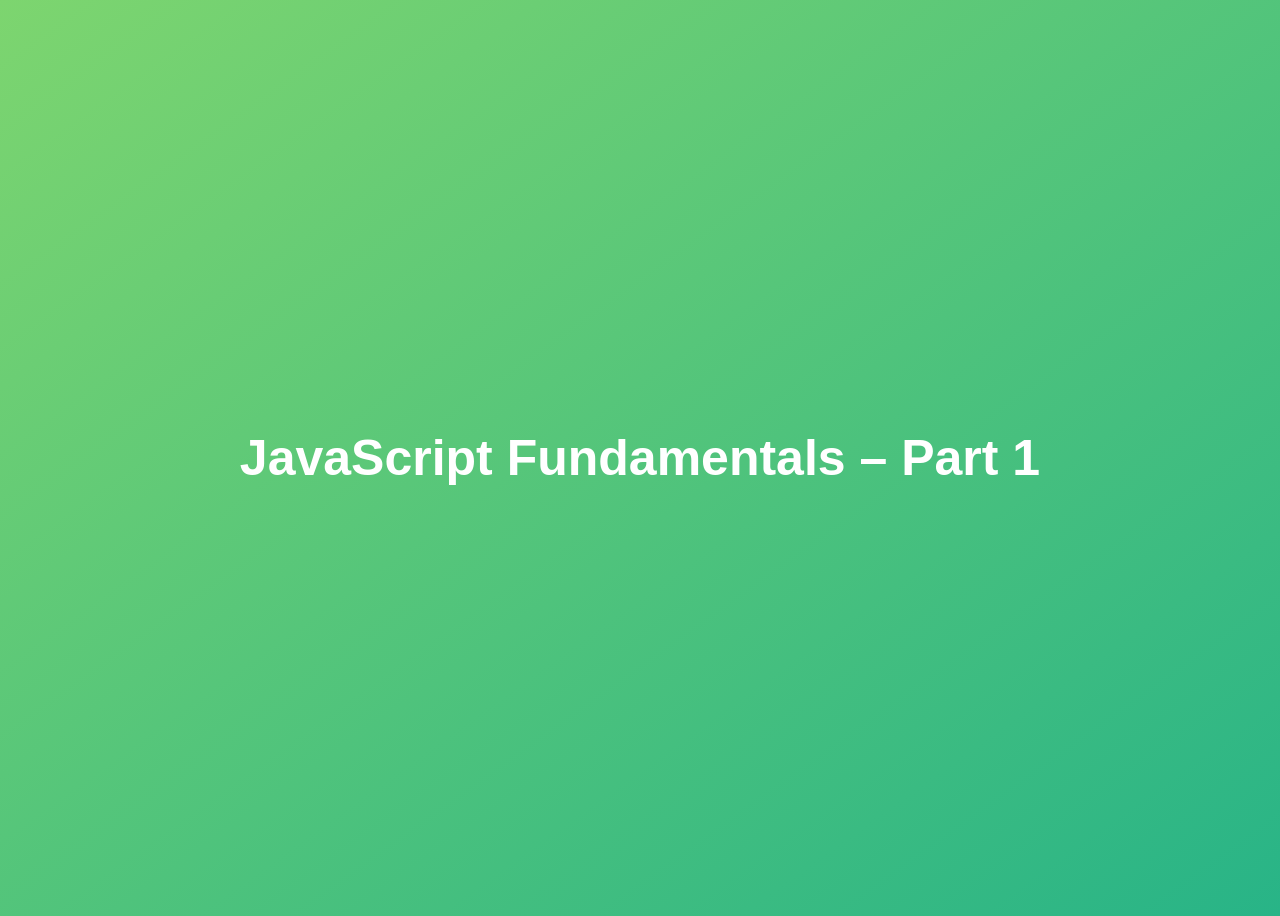
<file: 01-fundamentals-part-1/starter/index.html>
<!DOCTYPE html>
<html lang="en">
  <head>
    <meta charset="UTF-8" />
    <meta name="viewport" content="width=device-width, initial-scale=1.0" />
    <meta http-equiv="X-UA-Compatible" content="ie=edge" />
    <title>JavaScript Fundamentals – Part 1</title>
    <style>
      body {
        height: 100vh;
        display: flex;
        align-items: center;
        background: linear-gradient(to top left, #28b487, #7dd56f);
      }
      h1 {
        font-family: sans-serif;
        font-size: 50px;
        line-height: 1.3;
        width: 100%;
        padding: 30px;
        text-align: center;
        color: white;
      }
    </style>
  </head>
  <body>
    <h1>JavaScript Fundamentals – Part 1  </h1>
    
    <script src="script.js"></script>
  </body>
</html>
</file>
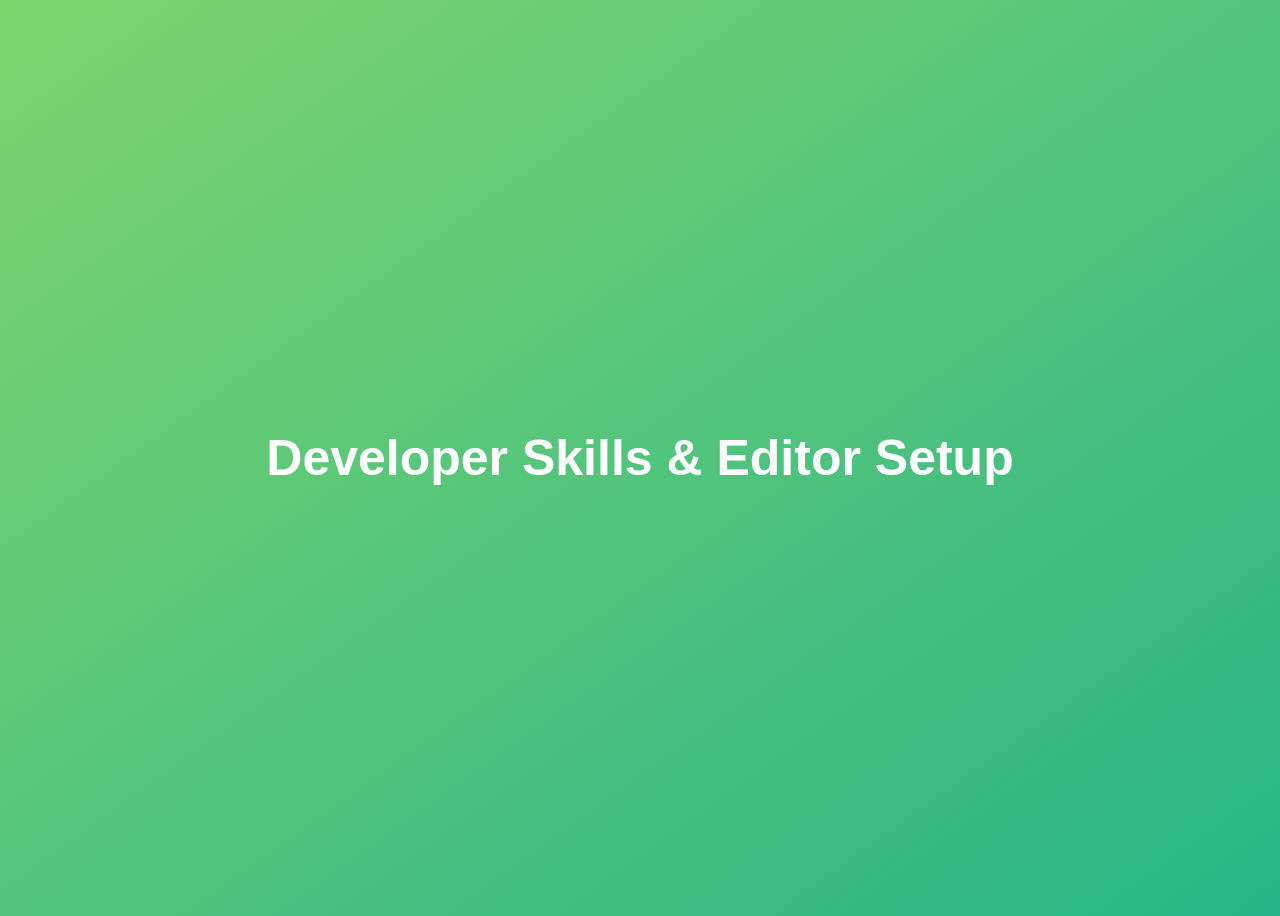
<file: 03-developer-skills/starter/index.html>
<!DOCTYPE html>
<html lang="en">
  <head>
    <meta charset="UTF-8" />
    <meta name="viewport" content="width=device-width, initial-scale=1.0" />
    <meta http-equiv="X-UA-Compatible" content="ie=edge" />
    <title>Developer Skills & Editor Setup</title>
    <style>
      body {
        height: 100vh;
        display: flex;
        align-items: center;
        background: linear-gradient(to top left, #28b487, #7dd56f);
      }
      h1 {
        font-family: sans-serif;
        font-size: 50px;
        line-height: 1.3;
        width: 100%;
        padding: 30px;
        text-align: center;
        color: white;
      }
    </style>
  </head>
  <body>
    <h1>Developer Skills & Editor Setup</h1>
    <script src="script.js"></script>
  </body>
</html>
</file>
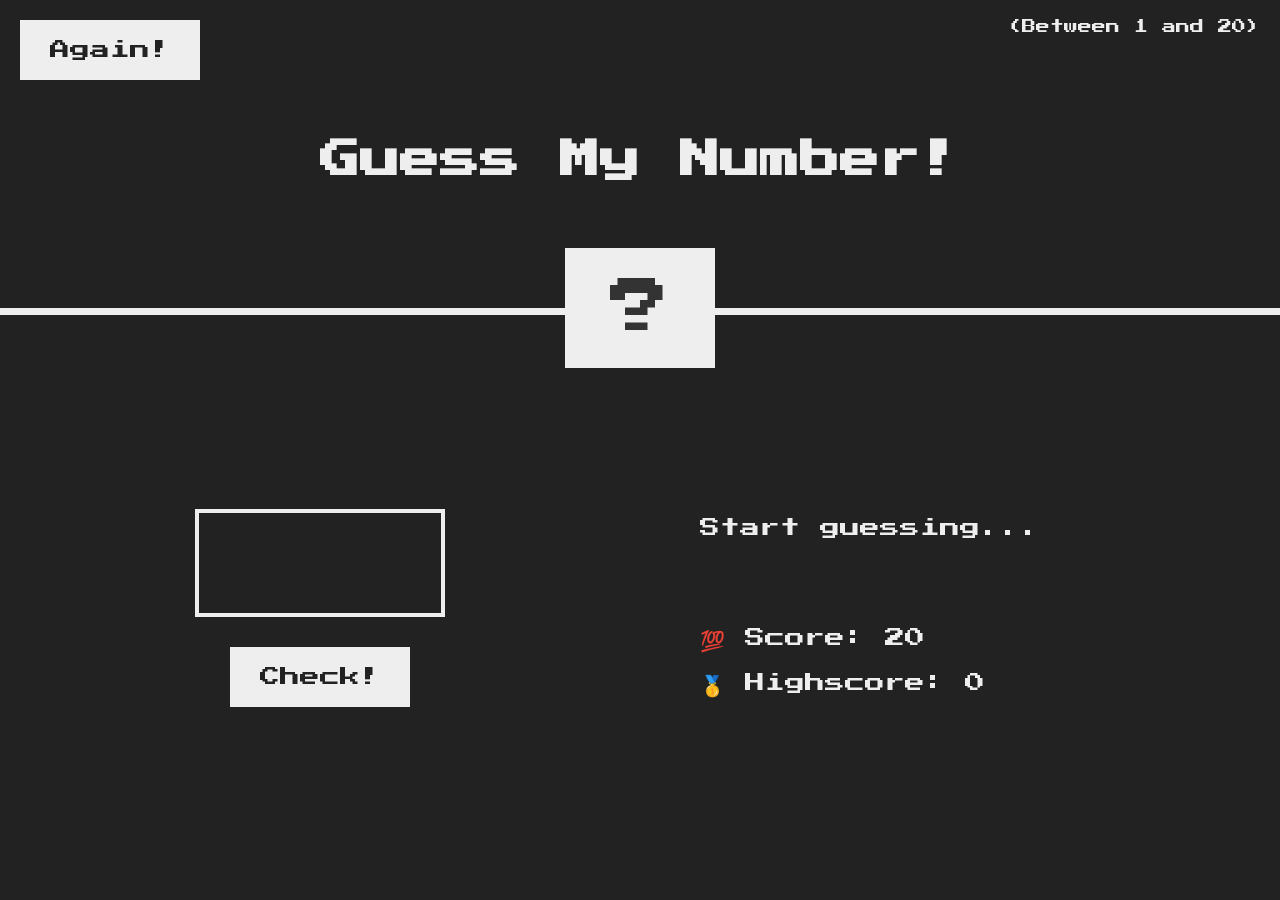
<file: 04-guess-my-number-game/starter/index.html>
<!DOCTYPE html>
<html lang="en">
  <head>
    <meta charset="UTF-8" />
    <meta name="viewport" content="width=device-width, initial-scale=1.0" />
    <meta http-equiv="X-UA-Compatible" content="ie=edge" />
    <link rel="stylesheet" href="style.css" />
    <title>Guess My Number!</title>
  </head>
  <body>
    <header>
      <h1>Guess My Number!</h1>
      <p class="between">(Between 1 and 20)</p>
      <button class="btn again">Again!</button>
      <div class="number">?</div>
    </header>
    <main>
      <section class="left">
        <input type="number" class="guess" />
        <button class="btn check">Check!</button>
      </section>
      <section class="right">
        <p class="message">Start guessing...</p>
        <p class="label-score">💯 Score: <span class="score">20</span></p>
        <p class="label-highscore">
          🥇 Highscore: <span class="highscore">0</span>
        </p>
      </section>
    </main>
    <script src="script.js"></script>
  </body>
</html>
</file>
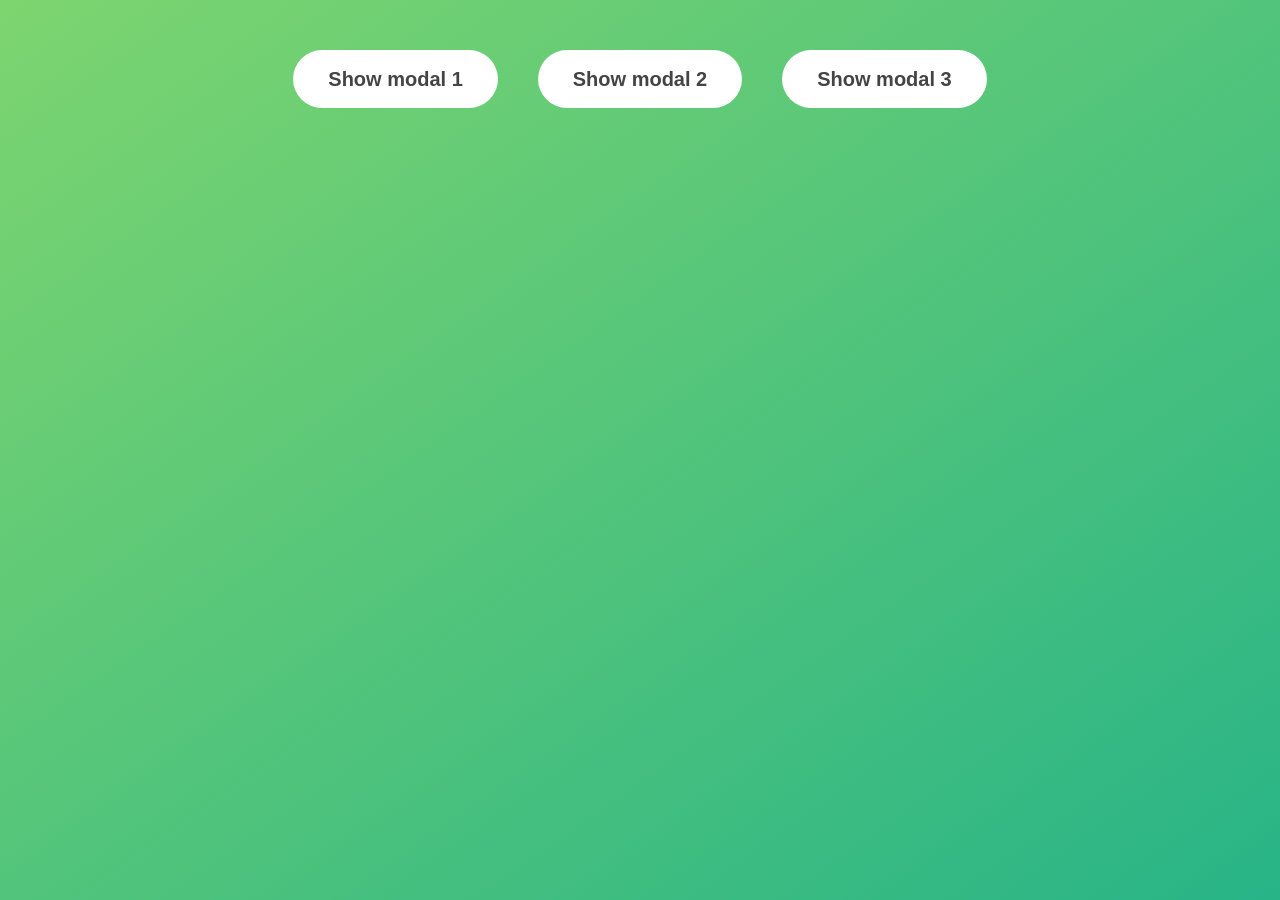
<file: 05-modal/starter/index.html>
<!DOCTYPE html>
<html lang="en">
  <head>
    <meta charset="UTF-8" />
    <meta name="viewport" content="width=device-width, initial-scale=1.0" />
    <meta http-equiv="X-UA-Compatible" content="ie=edge" />
    <link rel="stylesheet" href="style.css" />
    <title>Modal window</title>
  </head>
  <body>
    <button class="show-modal">Show modal 1</button>
    <button class="show-modal">Show modal 2</button>
    <button class="show-modal">Show modal 3</button>

    <div class="modal hidden">
      <button class="close-modal">&times;</button>
      <h1>I'm a modal window 😍</h1>
      <p>
        Lorem ipsum dolor sit amet, consectetur adipisicing elit, sed do eiusmod
        tempor incididunt ut labore et dolore magna aliqua. Ut enim ad minim
        veniam, quis nostrud exercitation ullamco laboris nisi ut aliquip ex ea
        commodo consequat. Duis aute irure dolor in reprehenderit in voluptate
        velit esse cillum dolore eu fugiat nulla pariatur. Excepteur sint
        occaecat cupidatat non proident, sunt in culpa qui officia deserunt
        mollit anim id est laborum.
      </p>
    </div>
    <div class="overlay hidden"></div>

    <script src="script.js"></script>
  </body>
</html>
</file>
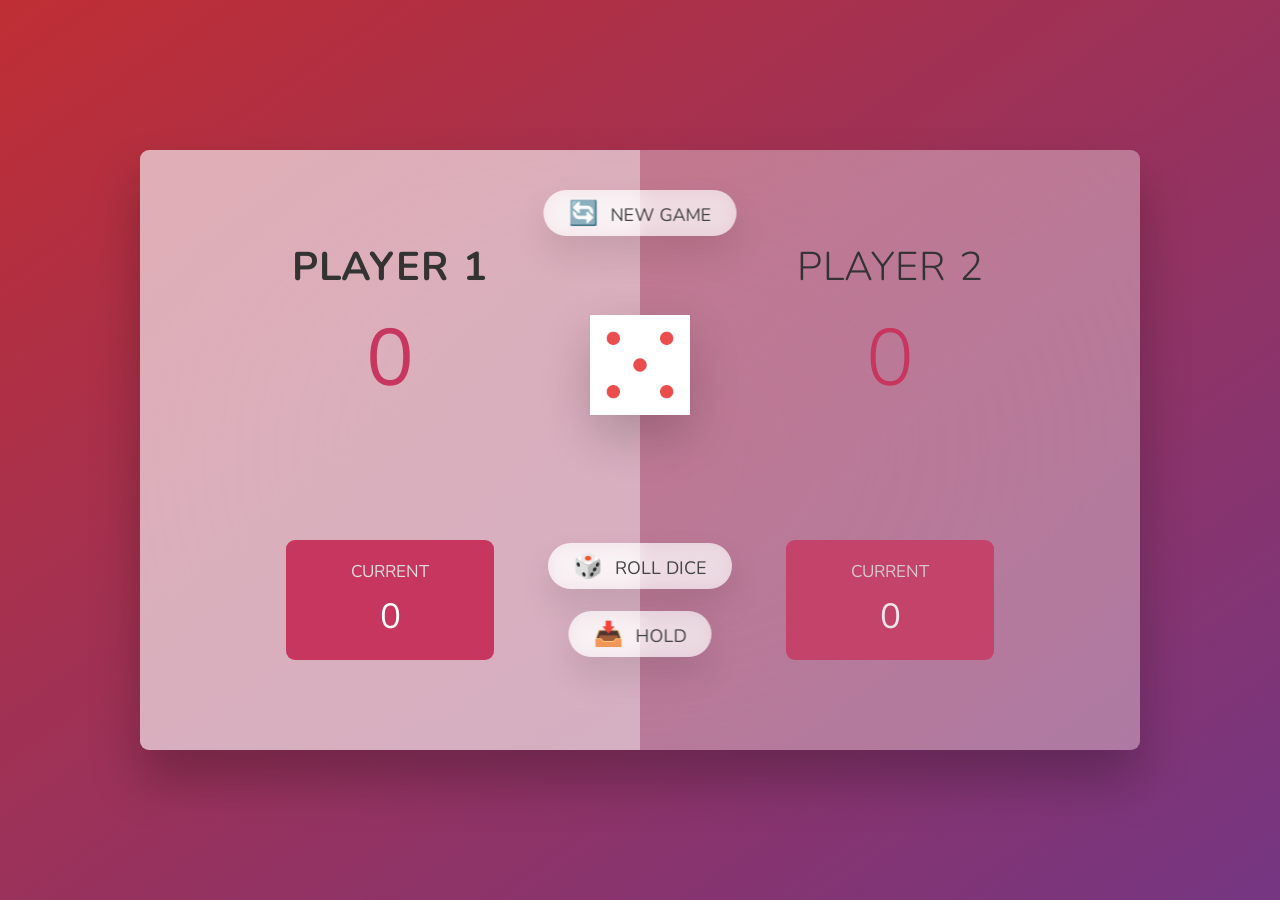
<file: 06-pig-game/starter/index.html>
<!DOCTYPE html>
<html lang="en">
  <head>
    <meta charset="UTF-8" />
    <meta name="viewport" content="width=device-width, initial-scale=1.0" />
    <meta http-equiv="X-UA-Compatible" content="ie=edge" />
    <link rel="stylesheet" href="style.css" />
    <title>Pig Game</title>
  </head>
  <body>
    <main>
      <section class="player player--0 player--active">
        <h2 class="name" id="name--0">Player 1</h2>
        <p class="score" id="score--0">43</p>
        <div class="current">
          <p class="current-label">Current</p>
          <p class="current-score" id="current--0">0</p>
        </div>
      </section>
      <section class="player player--1">
        <h2 class="name" id="name--1">Player 2</h2>
        <p class="score" id="score--1">24</p>
        <div class="current">
          <p class="current-label">Current</p>
          <p class="current-score" id="current--1">0</p>
        </div>
      </section>

      <img src="dice-5.png" alt="Playing dice" class="dice" />
      <button class="btn btn--new">🔄 New game</button>
      <button class="btn btn--roll">🎲 Roll dice</button>
      <button class="btn btn--hold">📥 Hold</button>
    </main>
    <script src="script.js"></script>
  </body>
</html>
</file>
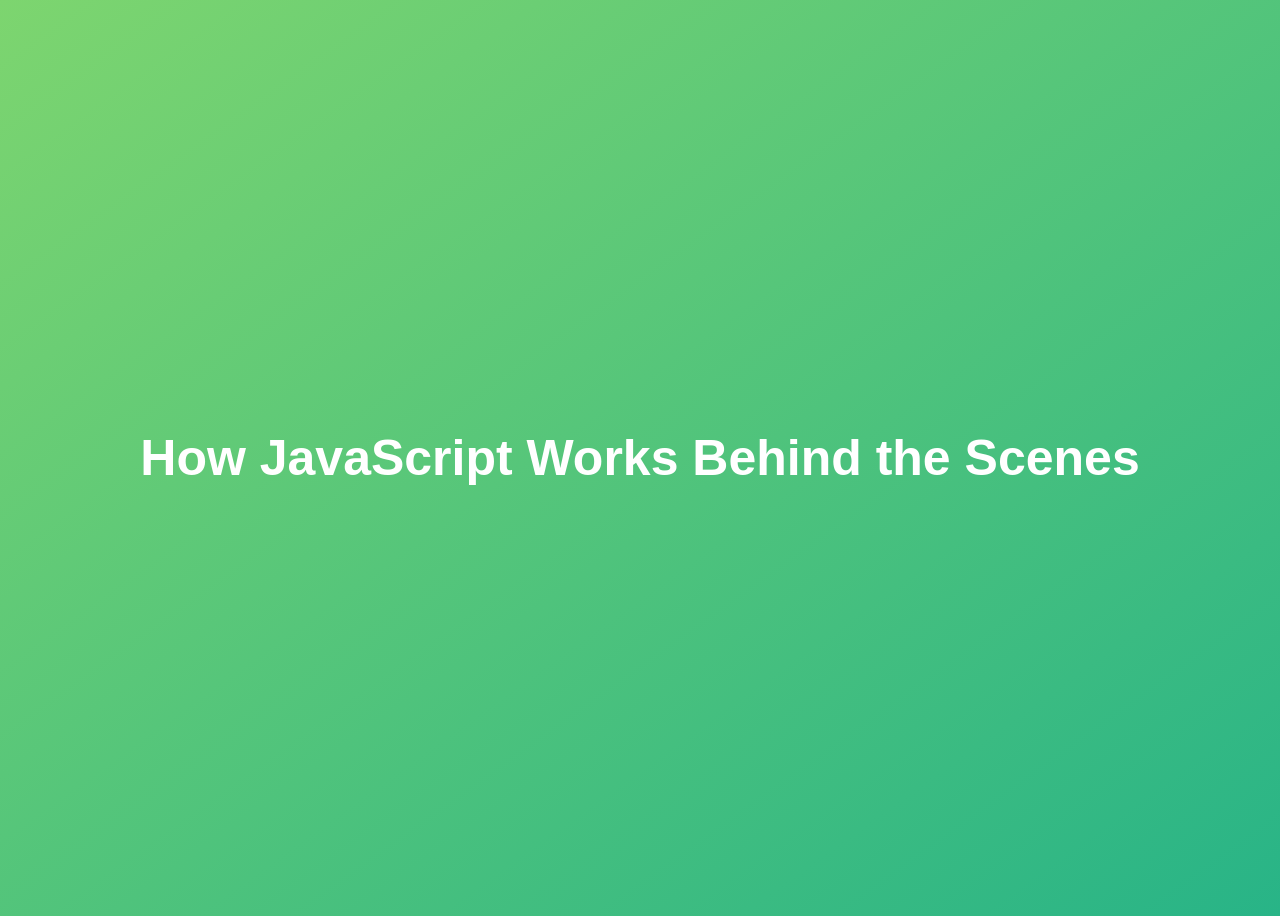
<file: 07-behind-the-scenes/starter/index.html>
<!DOCTYPE html>
<html lang="en">
  <head>
    <meta charset="UTF-8" />
    <meta name="viewport" content="width=device-width, initial-scale=1.0" />
    <meta http-equiv="X-UA-Compatible" content="ie=edge" />
    <title>How JavaScript Works Behind the Scenes</title>
    <style>
      body {
        height: 100vh;
        display: flex;
        align-items: center;
        background: linear-gradient(to top left, #28b487, #7dd56f);
      }
      h1 {
        font-family: sans-serif;
        font-size: 50px;
        line-height: 1.3;
        width: 100%;
        padding: 30px;
        text-align: center;
        color: white;
      }
    </style>
  </head>
  <body>
    <h1>How JavaScript Works Behind the Scenes</h1>
    <script src="script.js"></script>
  </body>
</html>
</file>
<file: 04-guess-my-number-game/starter/style.css>
@import url('https://fonts.googleapis.com/css?family=Press+Start+2P&display=swap');

* {
  margin: 0;
  padding: 0;
  box-sizing: inherit;
}

html {
  font-size: 62.5%;
  box-sizing: border-box;
}

body {
  font-family: 'Press Start 2P', sans-serif;
  color: #eee;
  background-color: #222;
  /* background-color: #60b347; */
}

/* LAYOUT */
header {
  position: relative;
  height: 35vh;
  border-bottom: 7px solid #eee;
}

main {
  height: 65vh;
  color: #eee;
  display: flex;
  align-items: center;
  justify-content: space-around;
}

.left {
  width: 52rem;
  display: flex;
  flex-direction: column;
  align-items: center;
}

.right {
  width: 52rem;
  font-size: 2rem;
}

/* ELEMENTS STYLE */
h1 {
  font-size: 4rem;
  text-align: center;
  position: absolute;
  width: 100%;
  top: 52%;
  left: 50%;
  transform: translate(-50%, -50%);
}

.number {
  background: #eee;
  color: #333;
  font-size: 6rem;
  width: 15rem;
  padding: 3rem 0rem;
  text-align: center;
  position: absolute;
  bottom: 0;
  left: 50%;
  transform: translate(-50%, 50%);
}

.between {
  font-size: 1.4rem;
  position: absolute;
  top: 2rem;
  right: 2rem;
}

.again {
  position: absolute;
  top: 2rem;
  left: 2rem;
}

.guess {
  background: none;
  border: 4px solid #eee;
  font-family: inherit;
  color: inherit;
  font-size: 5rem;
  padding: 2.5rem;
  width: 25rem;
  text-align: center;
  display: block;
  margin-bottom: 3rem;
}

.btn {
  border: none;
  background-color: #eee;
  color: #222;
  font-size: 2rem;
  font-family: inherit;
  padding: 2rem 3rem;
  cursor: pointer;
}

.btn:hover {
  background-color: #ccc;
}

.message {
  margin-bottom: 8rem;
  height: 3rem;
}

.label-score {
  margin-bottom: 2rem;
}
</file>
<file: 05-modal/starter/style.css>
* {
  margin: 0;
  padding: 0;
  box-sizing: inherit;
}

html {
  font-size: 62.5%;
  box-sizing: border-box;
}

body {
  font-family: sans-serif;
  color: #333;
  line-height: 1.5;
  height: 100vh;
  position: relative;
  display: flex;
  align-items: flex-start;
  justify-content: center;
  background: linear-gradient(to top left, #28b487, #7dd56f);
}

.show-modal {
  font-size: 2rem;
  font-weight: 600;
  padding: 1.75rem 3.5rem;
  margin: 5rem 2rem;
  border: none;
  background-color: #fff;
  color: #444;
  border-radius: 10rem;
  cursor: pointer;
}

.close-modal {
  position: absolute;
  top: 1.2rem;
  right: 2rem;
  font-size: 5rem;
  color: #333;
  cursor: pointer;
  border: none;
  background: none;
}

h1 {
  font-size: 2.5rem;
  margin-bottom: 2rem;
}

p {
  font-size: 1.8rem;
}

/* -------------------------- */
/* CLASSES TO MAKE MODAL WORK */
.hidden {
  display: none;
}

.modal {
  position: absolute;
  top: 50%;
  left: 50%;
  transform: translate(-50%, -50%);
  width: 70%;

  background-color: white;
  padding: 6rem;
  border-radius: 5px;
  box-shadow: 0 3rem 5rem rgba(0, 0, 0, 0.3);
  z-index: 10;
}

.overlay {
  position: absolute;
  top: 0;
  left: 0;
  width: 100%;
  height: 100%;
  background-color: rgba(0, 0, 0, 0.6);
  backdrop-filter: blur(3px);
  z-index: 5;
}
</file>
<file: 06-pig-game/starter/style.css>
@import url('https://fonts.googleapis.com/css2?family=Nunito&display=swap');

* {
  margin: 0;
  padding: 0;
  box-sizing: inherit;
}

html {
  font-size: 62.5%;
  box-sizing: border-box;
}

body {
  font-family: 'Nunito', sans-serif;
  font-weight: 400;
  height: 100vh;
  color: #333;
  background-image: linear-gradient(to top left, #753682 0%, #bf2e34 100%);
  display: flex;
  align-items: center;
  justify-content: center;
}

/* LAYOUT */
main {
  position: relative;
  width: 100rem;
  height: 60rem;
  background-color: rgba(255, 255, 255, 0.35);
  backdrop-filter: blur(200px);
  filter: blur();
  box-shadow: 0 3rem 5rem rgba(0, 0, 0, 0.25);
  border-radius: 9px;
  overflow: hidden;
  display: flex;
}

.player {
  flex: 50%;
  padding: 9rem;
  display: flex;
  flex-direction: column;
  align-items: center;
  transition: all 0.75s;
}

/* ELEMENTS */
.name {
  position: relative;
  font-size: 4rem;
  text-transform: uppercase;
  letter-spacing: 1px;
  word-spacing: 2px;
  font-weight: 300;
  margin-bottom: 1rem;
}

.score {
  font-size: 8rem;
  font-weight: 300;
  color: #c7365f;
  margin-bottom: auto;
}

.player--active {
  background-color: rgba(255, 255, 255, 0.4);
}
.player--active .name {
  font-weight: 700;
}
.player--active .score {
  font-weight: 400;
}

.player--active .current {
  opacity: 1;
}

.current {
  background-color: #c7365f;
  opacity: 0.8;
  border-radius: 9px;
  color: #fff;
  width: 65%;
  padding: 2rem;
  text-align: center;
  transition: all 0.75s;
}

.current-label {
  text-transform: uppercase;
  margin-bottom: 1rem;
  font-size: 1.7rem;
  color: #ddd;
}

.current-score {
  font-size: 3.5rem;
}

/* ABSOLUTE POSITIONED ELEMENTS */
.btn {
  position: absolute;
  left: 50%;
  transform: translateX(-50%);
  color: #444;
  background: none;
  border: none;
  font-family: inherit;
  font-size: 1.8rem;
  text-transform: uppercase;
  cursor: pointer;
  font-weight: 400;
  transition: all 0.2s;

  background-color: white;
  background-color: rgba(255, 255, 255, 0.6);
  backdrop-filter: blur(10px);

  padding: 0.7rem 2.5rem;
  border-radius: 50rem;
  box-shadow: 0 1.75rem 3.5rem rgba(0, 0, 0, 0.1);
}

.btn::first-letter {
  font-size: 2.4rem;
  display: inline-block;
  margin-right: 0.7rem;
}

.btn--new {
  top: 4rem;
}
.btn--roll {
  top: 39.3rem;
}
.btn--hold {
  top: 46.1rem;
}

.btn:active {
  transform: translate(-50%, 3px);
  box-shadow: 0 1rem 2rem rgba(0, 0, 0, 0.15);
}

.btn:focus {
  outline: none;
}

.dice {
  position: absolute;
  left: 50%;
  top: 16.5rem;
  transform: translateX(-50%);
  height: 10rem;
  box-shadow: 0 2rem 5rem rgba(0, 0, 0, 0.2);
}

.player--winner {
  background-color: #2f2f2f;
}

.player--winner .name {
  font-weight: 700;
  color: #c7365f;
}
</file>
